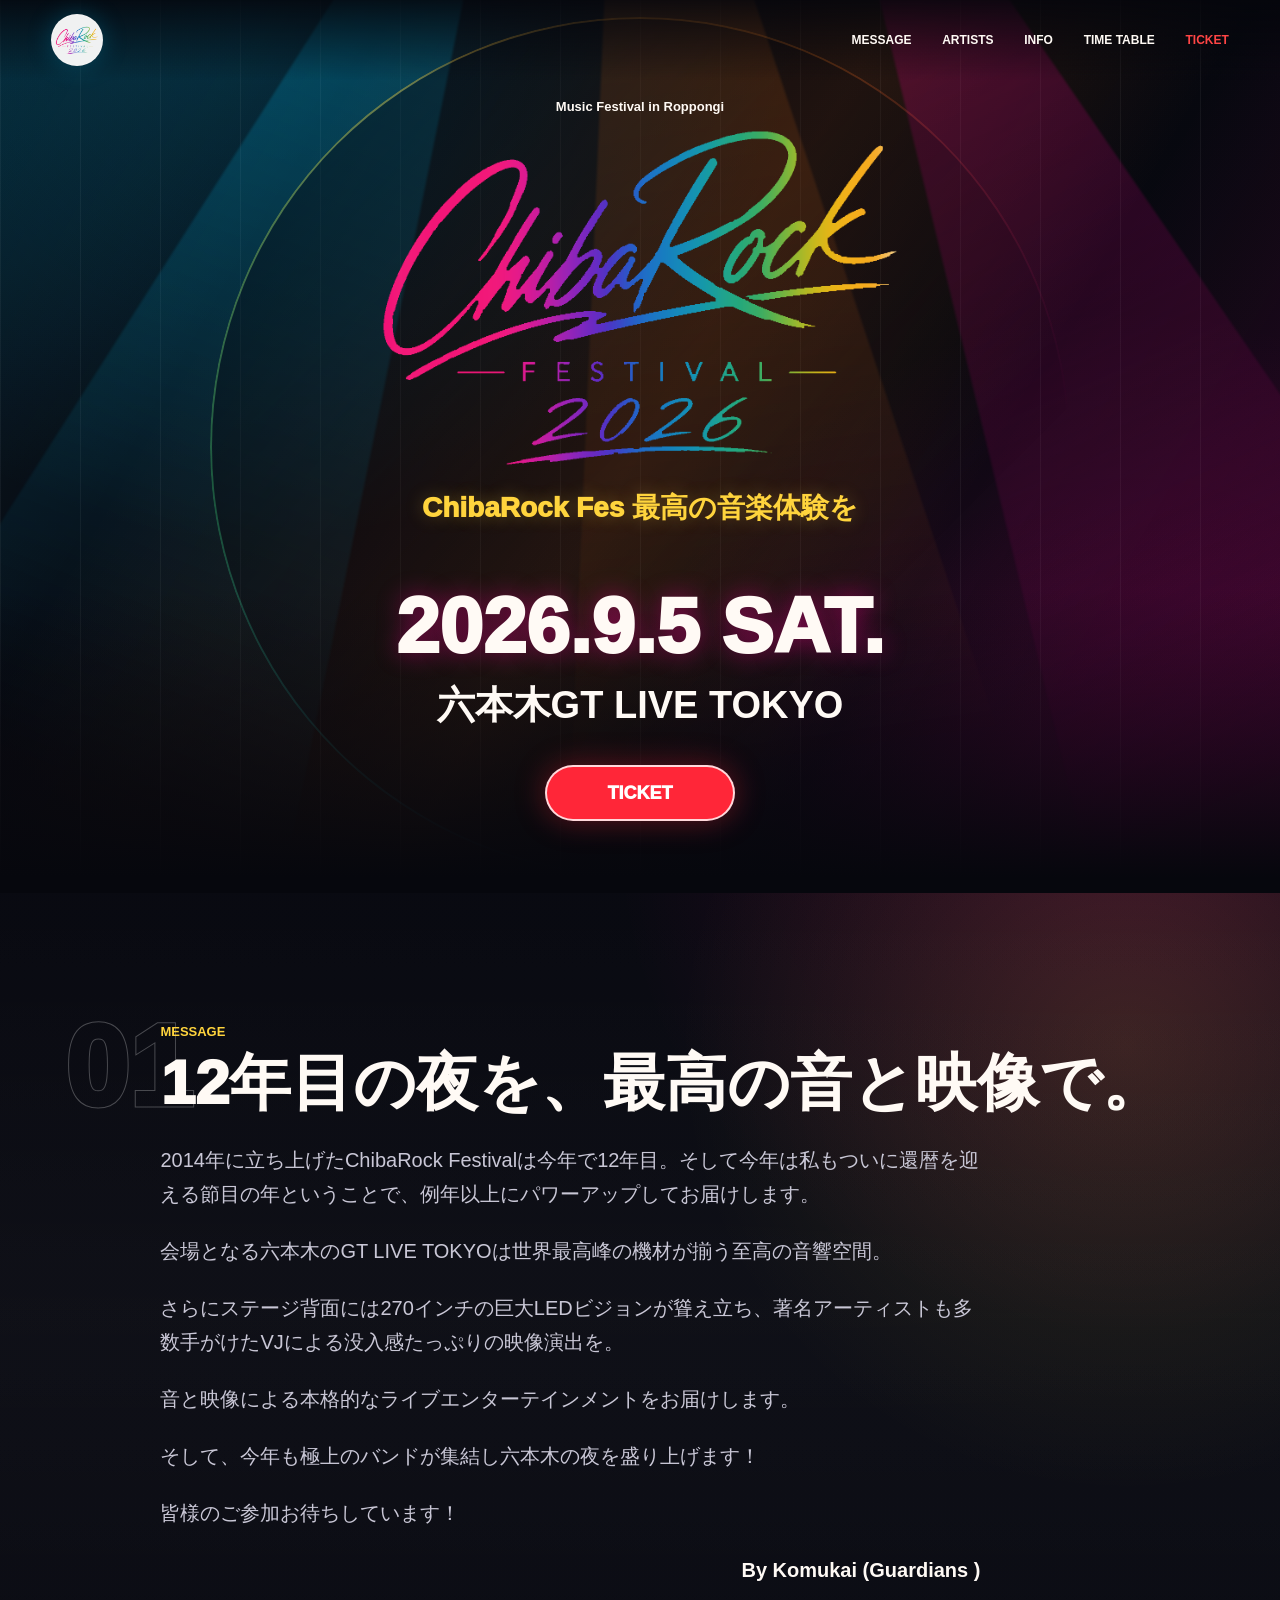
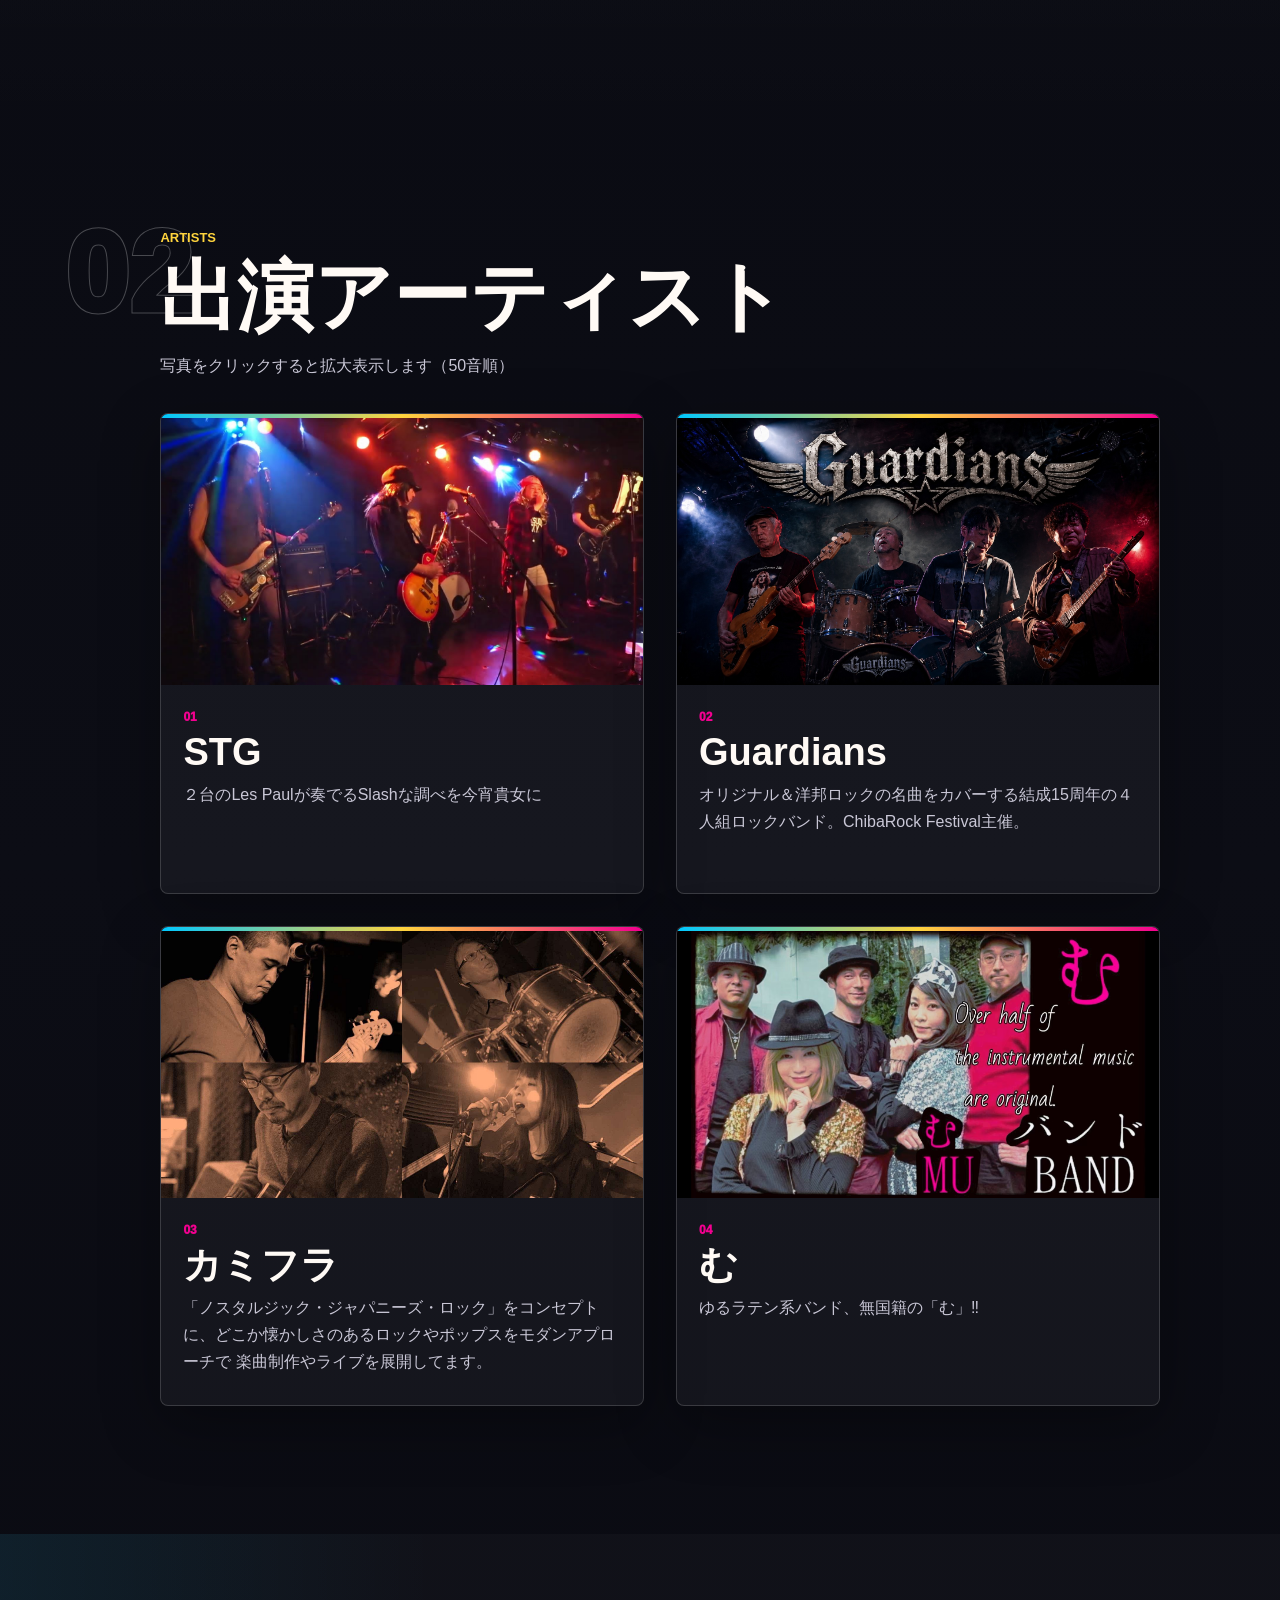
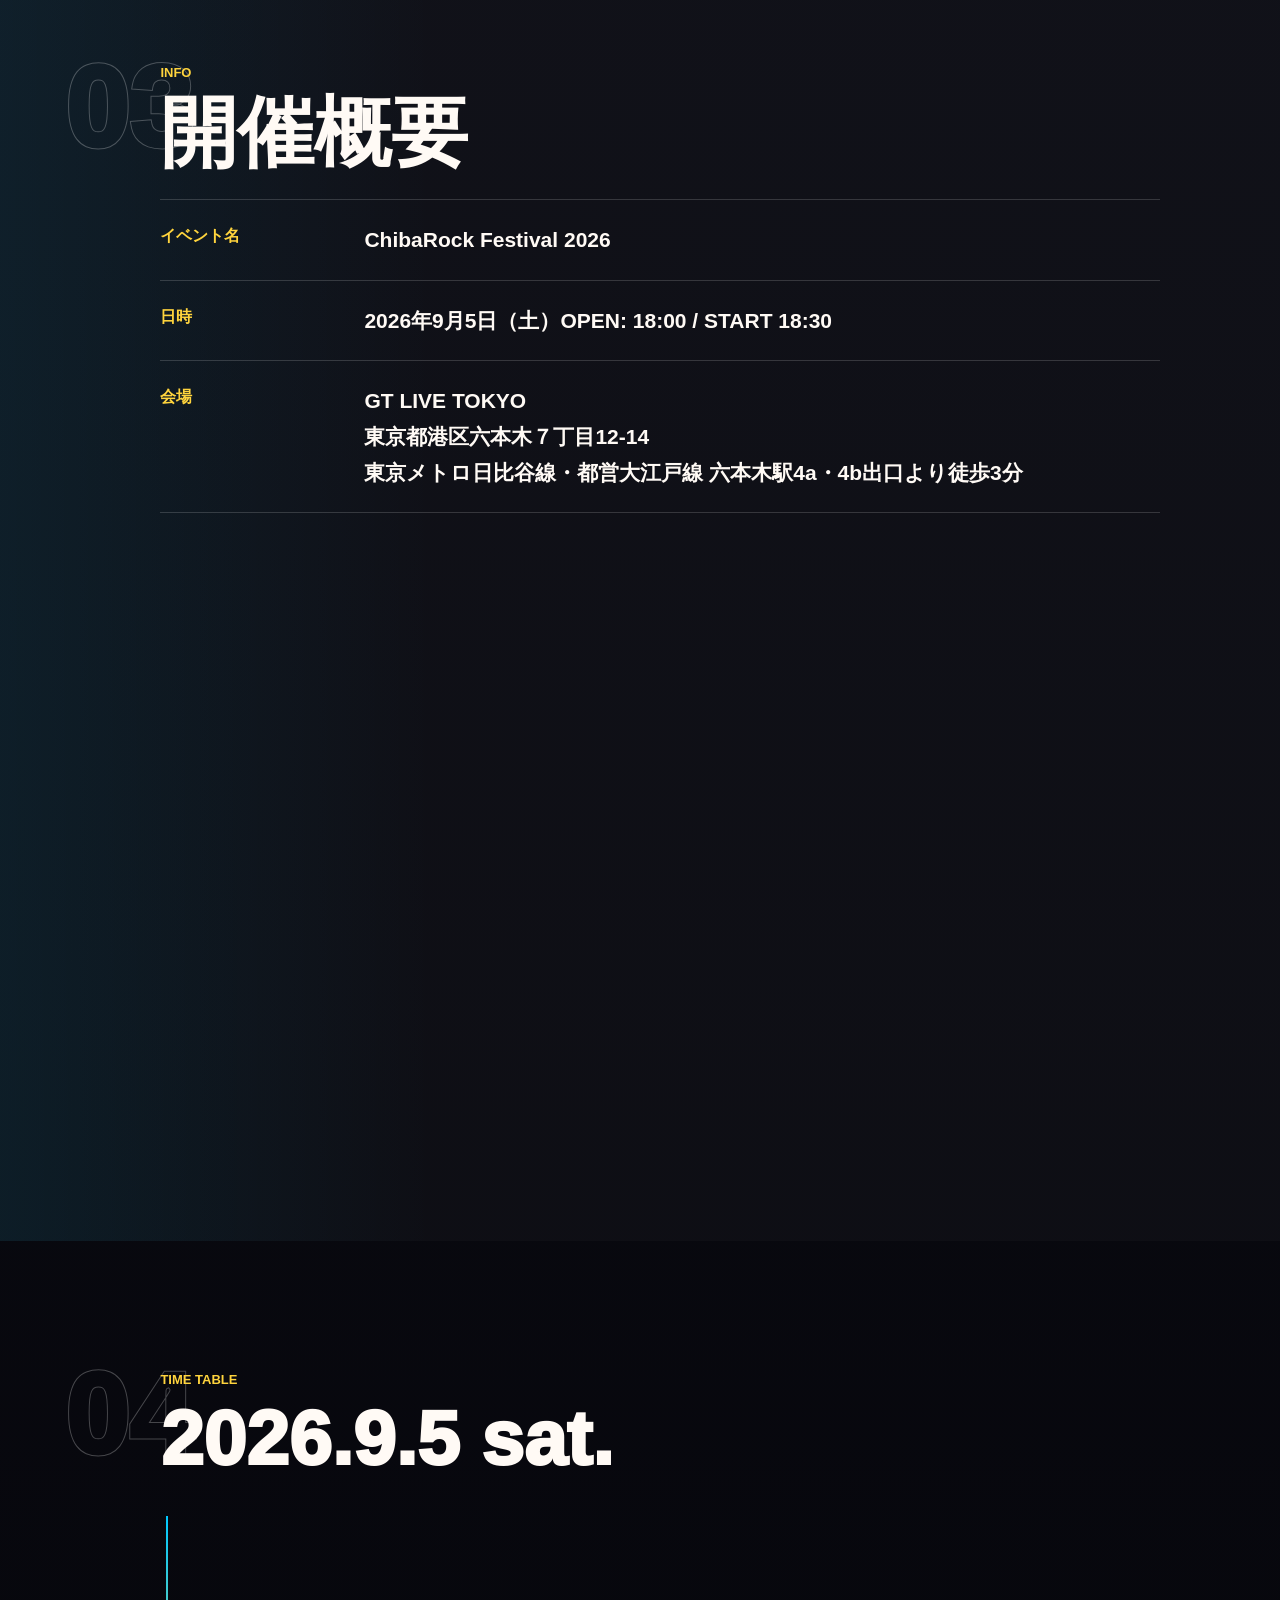
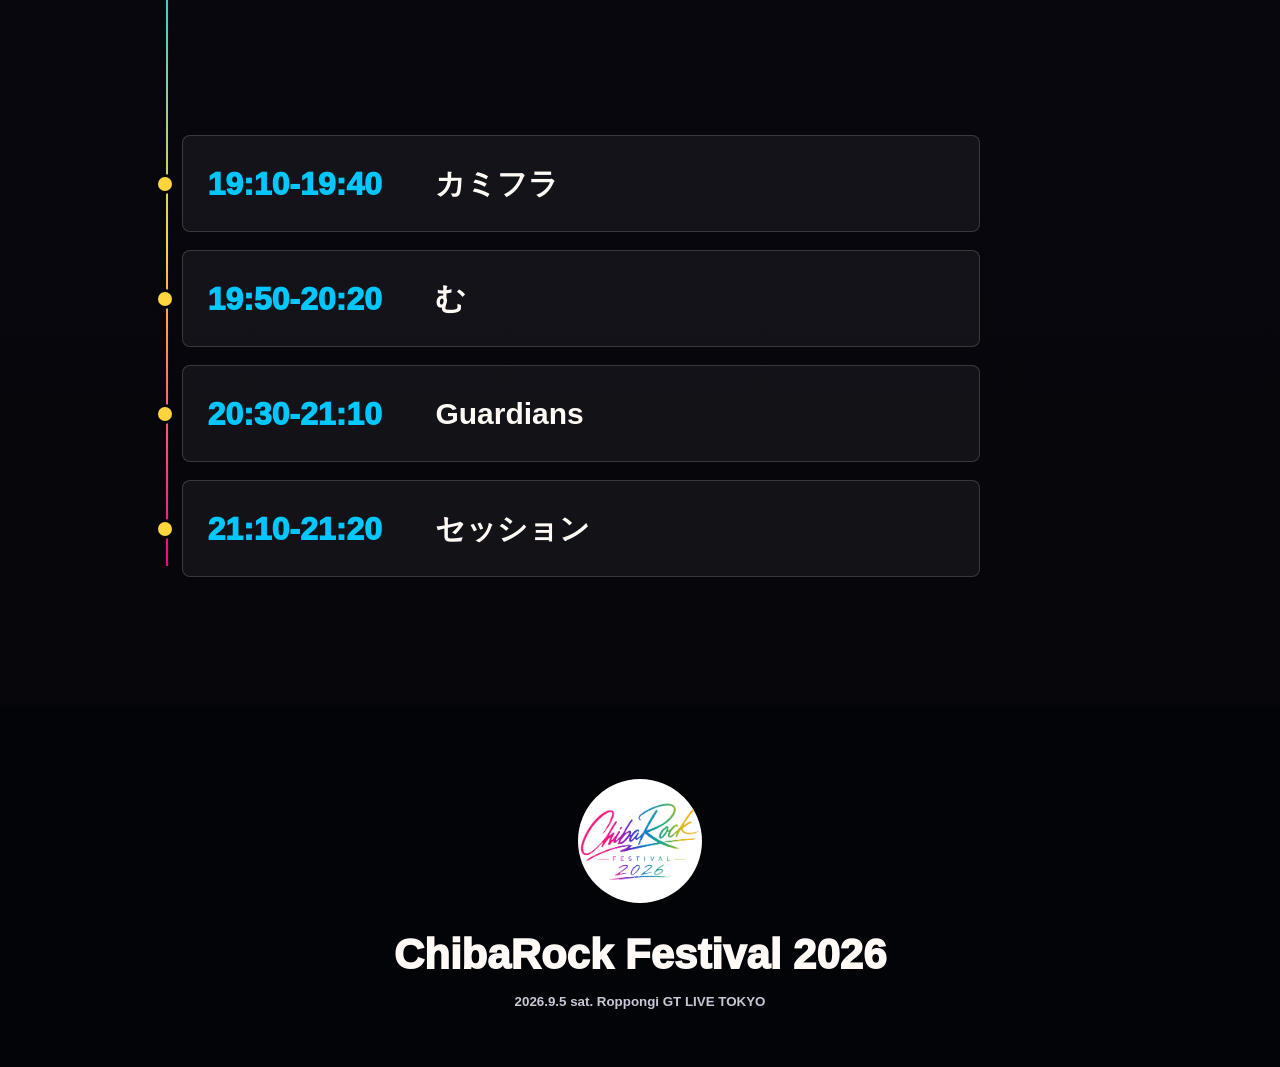
<file: index.html>
<!doctype html>
<html lang="ja">
  <head>
    <meta charset="utf-8">
    <meta name="viewport" content="width=device-width, initial-scale=1">
    <title>ChibaRock Festival 2026</title>
    <meta name="description" content="ChibaRock Festival 2026は2026年9月5日（土）六本木GT LIVE TOKYOで開催。STG、Guardians、カミフラ、むが出演。">
    <meta property="og:title" content="ChibaRock Festival 2026">
    <meta property="og:description" content="2026.9.5 sat. 六本木GT LIVE TOKYO">
    <meta property="og:type" content="website">
    <meta property="og:url" content="https://chibarockfes.com/">
    <meta property="og:image" content="https://chibarockfes.com/assets/ogp.png">
    <meta property="og:image:type" content="image/png">
    <meta property="og:image:width" content="2605">
    <meta property="og:image:height" content="1526">
    <meta property="og:image:alt" content="ChibaRock Festival 2026">
    <meta name="twitter:card" content="summary_large_image">
    <meta name="twitter:title" content="ChibaRock Festival 2026">
    <meta name="twitter:description" content="2026.9.5 sat. 六本木GT LIVE TOKYO">
    <meta name="twitter:image" content="https://chibarockfes.com/assets/ogp.png">
    <link rel="icon" href="assets/logo-mark.png">
    <link rel="stylesheet" href="styles.css?v=20260610-cropped-logo">
  </head>
  <body>
    <header class="site-header" aria-label="サイトナビゲーション">
      <a class="header-brand" href="#top" aria-label="ChibaRock Festival 2026 home">
        <img src="assets/chibarock-hero-logo-smooth.png" alt="" width="48" height="48">
      </a>
      <button class="menu-toggle" type="button" aria-controls="main-nav" aria-expanded="false" aria-label="メニューを開く">
        <span></span>
        <span></span>
        <span></span>
      </button>
      <nav id="main-nav" class="nav-links" aria-label="メインナビゲーション">
        <a href="#message">MESSAGE</a>
        <a href="#artists">ARTISTS</a>
        <a href="#info">INFO</a>
        <a href="#timetable">TIME TABLE</a>
        <a class="nav-ticket" href="https://teket.jp/18814/72420" target="_blank" rel="noopener noreferrer">TICKET</a>
      </nav>
    </header>

    <main id="top">
      <section class="hero" aria-labelledby="hero-title">
        <div class="hero-lights" aria-hidden="true">
          <span class="beam beam-blue"></span>
          <span class="beam beam-orange"></span>
          <span class="beam beam-pink"></span>
        </div>
        <div class="hero-ring" aria-hidden="true"></div>
        <div class="hero-inner">
          <p class="hero-kicker">Music Festival in Roppongi</p>
          <h1 id="hero-title" class="hero-logo">
            <img src="assets/chibarock-hero-logo-smooth-cropped.png" alt="ChibaRock Festival 2026">
          </h1>
          <p class="hero-tagline">ChibaRock Fes 最高の音楽体験を</p>
          <p class="hero-date">2026.9.5 sat.</p>
          <p class="hero-place">六本木GT LIVE TOKYO</p>
          <a class="ticket-button" href="https://teket.jp/18814/72420" target="_blank" rel="noopener noreferrer">TICKET</a>
        </div>
      </section>

      <section id="message" class="section message-section">
        <div class="section-label">01</div>
        <div class="section-content narrow">
          <p class="eyebrow">MESSAGE</p>
          <h2>12年目の夜を、最高の音と映像で。</h2>
          <div class="message-copy">
            <p>2014年に立ち上げたChibaRock Festivalは今年で12年目。そして今年は私もついに還暦を迎える節目の年ということで、例年以上にパワーアップしてお届けします。</p>
            <p>会場となる六本木のGT LIVE TOKYOは世界最高峰の機材が揃う至高の音響空間。</p>
            <p>さらにステージ背面には270インチの巨大LEDビジョンが聳え立ち、著名アーティストも多数手がけたVJによる没入感たっぷりの映像演出を。</p>
            <p>音と映像による本格的なライブエンターテインメントをお届けします。</p>
            <p>そして、今年も極上のバンドが集結し六本木の夜を盛り上げます！</p>
            <p>皆様のご参加お待ちしています！</p>
            <p class="message-signature">By Komukai (Guardians )</p>
          </div>
        </div>
      </section>

      <section id="artists" class="section artists-section">
        <div class="section-label">02</div>
        <div class="section-content">
          <p class="eyebrow">ARTISTS</p>
          <h2>出演アーティスト</h2>
          <p class="section-note">写真をクリックすると拡大表示します（50音順）</p>
          <div class="artist-grid">
            <article class="artist-card">
              <button class="artist-photo" type="button" data-artist="STG" data-image="assets/artist-stg.jpg" data-copy="２台のLes Paulが奏でるSlashな調べを今宵貴女に">
                <img src="assets/artist-stg.jpg" alt="STGのライブ写真" loading="lazy">
              </button>
              <div class="artist-body">
                <p class="artist-number">01</p>
                <h3>STG</h3>
                <p>２台のLes Paulが奏でるSlashな調べを今宵貴女に</p>
              </div>
            </article>

            <article class="artist-card">
              <button class="artist-photo" type="button" data-artist="Guardians" data-image="assets/artist-guardians.jpg" data-copy="オリジナル＆洋邦ロックの名曲をカバーする結成15周年の４人組ロックバンド。ChibaRock Festival主催。">
                <img src="assets/artist-guardians.jpg" alt="Guardiansのアーティスト写真" loading="lazy">
              </button>
              <div class="artist-body">
                <p class="artist-number">02</p>
                <h3>Guardians</h3>
                <p>オリジナル＆洋邦ロックの名曲をカバーする結成15周年の４人組ロックバンド。ChibaRock Festival主催。</p>
              </div>
            </article>

            <article class="artist-card">
              <button class="artist-photo" type="button" data-artist="カミフラ" data-image="assets/artist-kamifura.jpeg" data-copy="「ノスタルジック・ジャパニーズ・ロック」をコンセプトに、どこか懐かしさのあるロックやポップスをモダンアプローチで 楽曲制作やライブを展開してます。">
                <img src="assets/artist-kamifura.jpeg" alt="カミフラのアーティスト写真" loading="lazy">
              </button>
              <div class="artist-body">
                <p class="artist-number">03</p>
                <h3>カミフラ</h3>
                <p>「ノスタルジック・ジャパニーズ・ロック」をコンセプトに、どこか懐かしさのあるロックやポップスをモダンアプローチで 楽曲制作やライブを展開してます。</p>
              </div>
            </article>

            <article class="artist-card">
              <button class="artist-photo" type="button" data-artist="む" data-image="assets/artist-mu.jpg" data-copy="ゆるラテン系バンド、無国籍の「む」‼️">
                <img src="assets/artist-mu.jpg" alt="むのアーティスト写真" loading="lazy">
              </button>
              <div class="artist-body">
                <p class="artist-number">04</p>
                <h3>む</h3>
                <p>ゆるラテン系バンド、無国籍の「む」‼️</p>
              </div>
            </article>
          </div>
        </div>
      </section>

      <section id="info" class="section info-section">
        <div class="section-label">03</div>
        <div class="section-content">
          <p class="eyebrow">INFO</p>
          <h2>開催概要</h2>
          <dl class="info-list">
            <div>
              <dt>イベント名</dt>
              <dd>ChibaRock Festival 2026</dd>
            </div>
            <div>
              <dt>日時</dt>
              <dd>2026年9月5日（土）OPEN: 18:00 / START 18:30</dd>
            </div>
            <div>
              <dt>会場</dt>
              <dd>GT LIVE TOKYO<br>東京都港区六本木７丁目12-14<br>東京メトロ日比谷線・都営大江戸線 六本木駅4a・4b出口より徒歩3分</dd>
            </div>
            <div>
              <dt>出演</dt>
              <dd>STG / Guardians / カミフラ / む <span>※最後にセッション有</span></dd>
            </div>
            <div id="ticket">
              <dt>チケット</dt>
              <dd>
                <span>前売り券レギュラー1,300円（税込）他 1ドリンク代別途（700円）</span>
                <small class="ticket-note">※当日券1,500円（税込）</small>
              </dd>
            </div>
          </dl>
          <div class="venue-media">
            <figure class="venue-photo">
              <img src="assets/venue-gt-live.webp" alt="GT LIVE TOKYOの会場写真" loading="lazy">
              <figcaption>Photo: GT LIVE TOKYO</figcaption>
            </figure>
            <div class="venue-map" aria-label="GT LIVE TOKYOの地図">
              <iframe
                title="GT LIVE TOKYO Google Map"
                src="https://www.google.com/maps?q=%E6%9D%B1%E4%BA%AC%E9%83%BD%E6%B8%AF%E5%8C%BA%E5%85%AD%E6%9C%AC%E6%9C%A87%E4%B8%81%E7%9B%AE12-14%20GT%20LIVE%20TOKYO&output=embed"
                loading="lazy"
                referrerpolicy="no-referrer-when-downgrade"></iframe>
            </div>
          </div>
        </div>
      </section>

      <section id="timetable" class="section timetable-section">
        <div class="section-label">04</div>
        <div class="section-content">
          <p class="eyebrow">TIME TABLE</p>
          <h2>2026.9.5 sat.</h2>
          <ol class="timeline">
            <li>
              <time>18:00</time>
              <span>開場</span>
            </li>
            <li>
              <time>18:30-19:00</time>
              <span>STG</span>
            </li>
            <li>
              <time>19:10-19:40</time>
              <span>カミフラ</span>
            </li>
            <li>
              <time>19:50-20:20</time>
              <span>む</span>
            </li>
            <li>
              <time>20:30-21:10</time>
              <span>Guardians</span>
            </li>
            <li>
              <time>21:10-21:20</time>
              <span>セッション</span>
            </li>
          </ol>
        </div>
      </section>
    </main>

    <footer class="site-footer">
      <img src="assets/chibarock-hero-logo-smooth.png" alt="" width="88" height="88" loading="lazy">
      <p>ChibaRock Festival 2026</p>
      <small>2026.9.5 sat. Roppongi GT LIVE TOKYO</small>
    </footer>

    <div class="modal" id="artist-modal" aria-hidden="true" role="dialog" aria-modal="true" aria-labelledby="modal-title">
      <button class="modal-close" type="button" aria-label="閉じる">×</button>
      <div class="modal-panel" role="document">
        <img class="modal-image" src="assets/artist-stg.jpg" alt="">
        <div class="modal-copy">
          <p class="eyebrow">ARTIST PROFILE</p>
          <h2 id="modal-title">STG</h2>
          <p id="modal-description"></p>
        </div>
      </div>
    </div>

    <script src="script.js?v=20260611-reveal-timing"></script>
  </body>
</html>
</file>
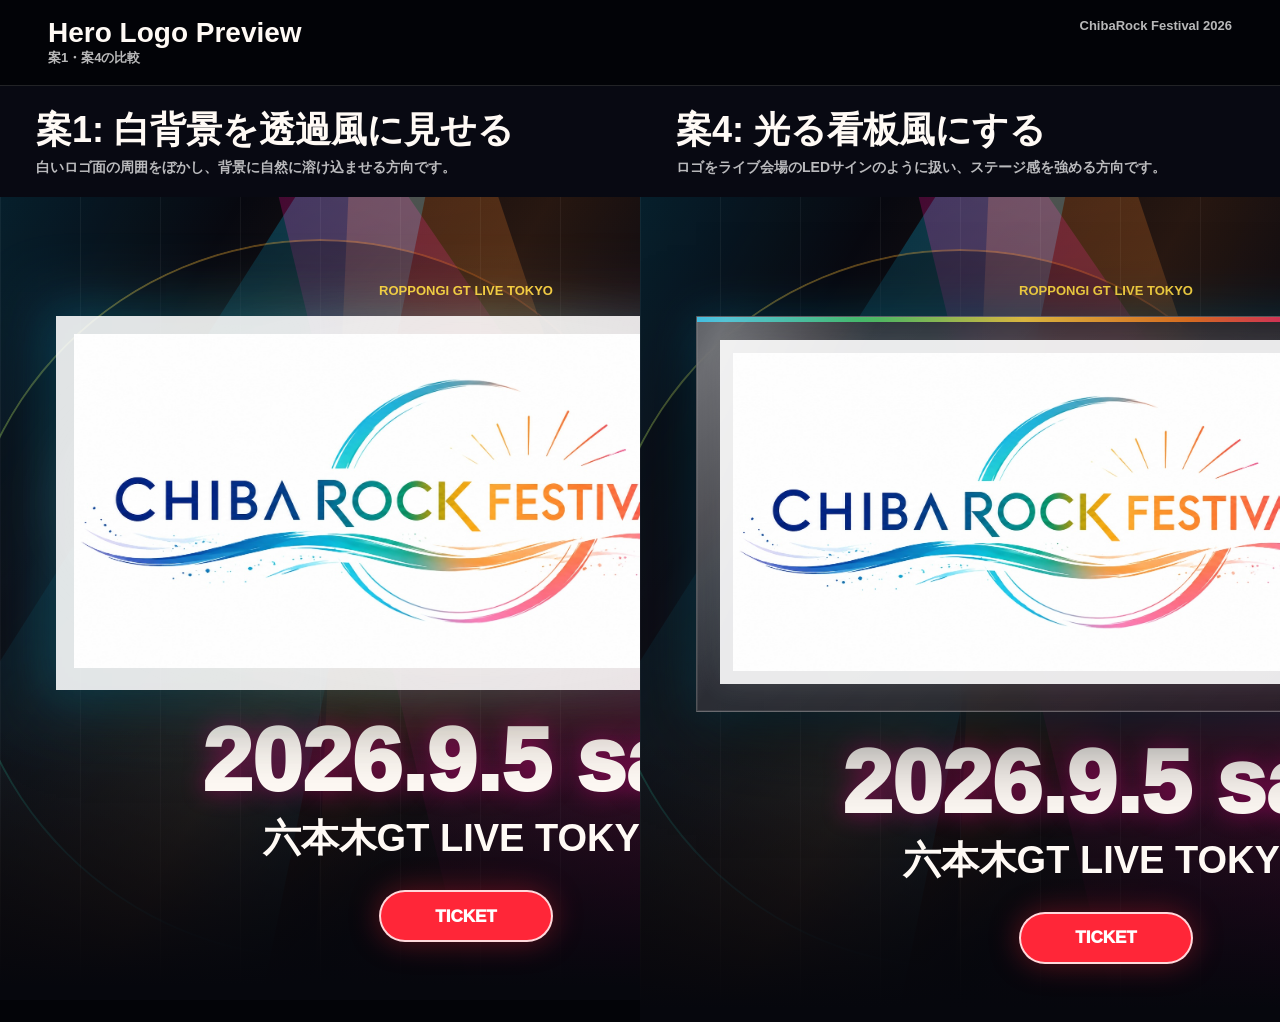
<file: logo-preview.html>
<!doctype html>
<html lang="ja">
  <head>
    <meta charset="utf-8">
    <meta name="viewport" content="width=device-width, initial-scale=1">
    <title>Hero Logo Preview | ChibaRock Festival 2026</title>
    <link rel="icon" href="assets/logo-mark.png">
    <style>
      :root {
        color-scheme: dark;
        --bg: #06070d;
        --text: #fffaf5;
        --cyan: #00c8ff;
        --green: #42d66f;
        --yellow: #ffd43d;
        --orange: #ff7a1a;
        --pink: #f30090;
        --violet: #8a28ff;
      }

      * {
        box-sizing: border-box;
      }

      body {
        margin: 0;
        background: #030408;
        color: var(--text);
        font-family: Arial, "Hiragino Kaku Gothic ProN", "Yu Gothic", Meiryo, sans-serif;
      }

      .preview-header {
        position: sticky;
        top: 0;
        z-index: 10;
        display: flex;
        justify-content: space-between;
        gap: 16px;
        padding: 18px clamp(18px, 4vw, 48px);
        background: rgba(3, 4, 8, 0.86);
        backdrop-filter: blur(14px);
      }

      .preview-header h1,
      .preview-header p {
        margin: 0;
      }

      .preview-header h1 {
        font-size: clamp(18px, 2.6vw, 28px);
        line-height: 1.1;
      }

      .preview-header p {
        color: rgba(255, 255, 255, 0.72);
        font-size: 13px;
        font-weight: 800;
      }

      .preview-grid {
        display: grid;
        grid-template-columns: repeat(2, minmax(0, 1fr));
      }

      .preview-card {
        min-width: 0;
        border-top: 1px solid rgba(255, 255, 255, 0.12);
      }

      .preview-title {
        padding: 20px clamp(18px, 3vw, 36px);
        background: #080912;
      }

      .preview-title h2 {
        margin: 0 0 4px;
        font-size: clamp(22px, 3vw, 36px);
      }

      .preview-title p {
        margin: 0;
        color: rgba(255, 255, 255, 0.72);
        font-size: 14px;
        font-weight: 700;
      }

      .hero {
        position: relative;
        display: grid;
        min-height: 82svh;
        padding: 86px clamp(18px, 5vw, 56px) 58px;
        overflow: hidden;
        isolation: isolate;
        place-items: center;
      }

      .hero::before {
        position: absolute;
        inset: 0;
        z-index: -4;
        content: "";
        background:
          linear-gradient(120deg, rgba(0, 200, 255, 0.12), transparent 22%, rgba(255, 122, 26, 0.13) 50%, transparent 70%, rgba(243, 0, 144, 0.17)),
          repeating-linear-gradient(90deg, rgba(255, 255, 255, 0.05) 0 1px, transparent 1px 80px),
          linear-gradient(180deg, #07080f 0%, #10121c 48%, #05050a 100%);
      }

      .hero::after {
        position: absolute;
        inset: auto 0 0;
        z-index: -1;
        height: 34%;
        content: "";
        background: linear-gradient(0deg, var(--bg) 5%, transparent);
      }

      .beam {
        position: absolute;
        z-index: -3;
        width: 34vw;
        min-width: 260px;
        height: 110vh;
        clip-path: polygon(42% 0, 58% 0, 100% 100%, 0 100%);
        mix-blend-mode: screen;
        opacity: 0.28;
      }

      .beam-blue {
        top: -18vh;
        left: 1vw;
        background: linear-gradient(180deg, var(--cyan), transparent);
        transform: rotate(22deg);
      }

      .beam-orange {
        top: -24vh;
        left: 38%;
        background: linear-gradient(180deg, var(--orange), transparent);
        transform: rotate(-8deg);
      }

      .beam-pink {
        top: -18vh;
        right: -5vw;
        background: linear-gradient(180deg, var(--pink), transparent);
        transform: rotate(-24deg);
      }

      .hero-ring {
        position: absolute;
        z-index: -2;
        width: min(72vw, 720px);
        aspect-ratio: 1;
        border: 2px solid transparent;
        border-radius: 50%;
        background:
          linear-gradient(var(--bg), var(--bg)) padding-box,
          conic-gradient(from 205deg, var(--cyan), var(--green), var(--yellow), var(--orange), var(--pink), var(--violet), var(--cyan)) border-box;
        opacity: 0.46;
        mask-image: linear-gradient(135deg, black, transparent 73%);
      }

      .hero-inner {
        display: grid;
        width: min(100%, 880px);
        place-items: center;
        text-align: center;
      }

      .hero-kicker {
        margin: 0;
        color: var(--yellow);
        font-size: 13px;
        font-weight: 900;
      }

      .hero-date {
        margin: 20px 0 0;
        font-size: clamp(38px, 7vw, 92px);
        font-weight: 950;
        line-height: 0.95;
        text-shadow: 0 0 24px rgba(243, 0, 144, 0.45);
      }

      .hero-place {
        margin: 10px 0 0;
        font-size: clamp(19px, 3vw, 38px);
        font-weight: 900;
      }

      .ticket-button {
        display: inline-grid;
        min-width: 174px;
        min-height: 52px;
        margin-top: 26px;
        padding: 12px 30px;
        border: 2px solid rgba(255, 255, 255, 0.82);
        border-radius: 999px;
        background: #ff2638;
        color: #fff;
        box-shadow: 0 0 30px rgba(255, 38, 56, 0.35);
        font-size: 17px;
        font-weight: 950;
        line-height: 1;
        text-decoration: none;
        place-items: center;
      }

      .logo-soft {
        position: relative;
        width: min(94vw, 820px);
        margin: 18px 0 8px;
        padding: clamp(10px, 1.4vw, 18px);
        background: rgba(255, 255, 255, 0.88);
        box-shadow:
          0 26px 72px rgba(0, 0, 0, 0.44),
          0 0 46px rgba(0, 200, 255, 0.18);
        isolation: isolate;
      }

      .logo-soft::before,
      .logo-soft::after {
        position: absolute;
        inset: -24px;
        z-index: -1;
        content: "";
        pointer-events: none;
      }

      .logo-soft::before {
        background: radial-gradient(ellipse at center, rgba(255, 255, 255, 0.72), rgba(255, 255, 255, 0.18) 45%, transparent 72%);
        filter: blur(18px);
      }

      .logo-soft::after {
        background: linear-gradient(90deg, rgba(0, 200, 255, 0.22), rgba(255, 212, 61, 0.18), rgba(243, 0, 144, 0.22));
        filter: blur(28px);
        opacity: 0.55;
        mix-blend-mode: screen;
      }

      .logo-soft img {
        width: 100%;
        height: auto;
        mix-blend-mode: normal;
      }

      .logo-signboard {
        position: relative;
        width: min(94vw, 820px);
        margin: 18px 0 8px;
        padding: clamp(14px, 1.8vw, 24px);
        border: 1px solid rgba(255, 255, 255, 0.26);
        background:
          linear-gradient(135deg, rgba(255, 255, 255, 0.18), rgba(255, 255, 255, 0.05)),
          rgba(7, 8, 15, 0.72);
        box-shadow:
          inset 0 0 0 1px rgba(255, 255, 255, 0.08),
          0 26px 80px rgba(0, 0, 0, 0.58),
          0 0 44px rgba(0, 200, 255, 0.24);
        backdrop-filter: blur(14px) saturate(1.35);
        overflow: hidden;
      }

      .logo-signboard::before {
        position: absolute;
        inset: 0;
        content: "";
        background:
          linear-gradient(90deg, var(--cyan), var(--green), var(--yellow), var(--orange), var(--pink), var(--violet));
        opacity: 0.8;
        height: 5px;
      }

      .logo-signboard::after {
        position: absolute;
        inset: -40%;
        content: "";
        background: linear-gradient(115deg, transparent 35%, rgba(255, 255, 255, 0.28), transparent 52%);
        transform: translateX(-24%);
      }

      .logo-signboard img {
        position: relative;
        z-index: 1;
        width: 100%;
        height: auto;
        padding: clamp(8px, 1vw, 14px);
        background: rgba(255, 255, 255, 0.9);
        box-shadow: 0 0 28px rgba(255, 255, 255, 0.12);
      }

      @media (max-width: 980px) {
        .preview-grid {
          grid-template-columns: 1fr;
        }
      }
    </style>
  </head>
  <body>
    <header class="preview-header">
      <div>
        <h1>Hero Logo Preview</h1>
        <p>案1・案4の比較</p>
      </div>
      <p>ChibaRock Festival 2026</p>
    </header>

    <main class="preview-grid">
      <section class="preview-card" aria-labelledby="idea-1">
        <div class="preview-title">
          <h2 id="idea-1">案1: 白背景を透過風に見せる</h2>
          <p>白いロゴ面の周囲をぼかし、背景に自然に溶け込ませる方向です。</p>
        </div>
        <div class="hero">
          <span class="beam beam-blue"></span>
          <span class="beam beam-orange"></span>
          <span class="beam beam-pink"></span>
          <div class="hero-ring" aria-hidden="true"></div>
          <div class="hero-inner">
            <p class="hero-kicker">ROPPONGI GT LIVE TOKYO</p>
            <div class="logo-soft">
              <img src="assets/logo-main.jpg" alt="ChibaRock Festival 2026">
            </div>
            <p class="hero-date">2026.9.5 sat.</p>
            <p class="hero-place">六本木GT LIVE TOKYO</p>
            <a class="ticket-button" href="index.html#ticket">TICKET</a>
          </div>
        </div>
      </section>

      <section class="preview-card" aria-labelledby="idea-4">
        <div class="preview-title">
          <h2 id="idea-4">案4: 光る看板風にする</h2>
          <p>ロゴをライブ会場のLEDサインのように扱い、ステージ感を強める方向です。</p>
        </div>
        <div class="hero">
          <span class="beam beam-blue"></span>
          <span class="beam beam-orange"></span>
          <span class="beam beam-pink"></span>
          <div class="hero-ring" aria-hidden="true"></div>
          <div class="hero-inner">
            <p class="hero-kicker">ROPPONGI GT LIVE TOKYO</p>
            <div class="logo-signboard">
              <img src="assets/logo-main.jpg" alt="ChibaRock Festival 2026">
            </div>
            <p class="hero-date">2026.9.5 sat.</p>
            <p class="hero-place">六本木GT LIVE TOKYO</p>
            <a class="ticket-button" href="index.html#ticket">TICKET</a>
          </div>
        </div>
      </section>
    </main>
  </body>
</html>
</file>
<file: styles.css>
:root {
  color-scheme: dark;
  --bg: #06070d;
  --bg-soft: #10121c;
  --text: #fffaf5;
  --muted: #c9c7d6;
  --line: rgba(255, 255, 255, 0.16);
  --cyan: #00c8ff;
  --green: #42d66f;
  --yellow: #ffd43d;
  --orange: #ff7a1a;
  --pink: #f30090;
  --violet: #8a28ff;
  --max: 1160px;
}

* {
  box-sizing: border-box;
}

html {
  scroll-behavior: smooth;
}

body {
  margin: 0;
  background:
    radial-gradient(circle at 20% 0%, rgba(0, 200, 255, 0.18), transparent 34rem),
    radial-gradient(circle at 88% 14%, rgba(243, 0, 144, 0.17), transparent 32rem),
    linear-gradient(180deg, #07080f 0%, #0c0d15 42%, #05050a 100%);
  color: var(--text);
  font-family: "Arial", "Hiragino Kaku Gothic ProN", "Yu Gothic", Meiryo, sans-serif;
  line-height: 1.7;
  overflow-x: hidden;
}

body.modal-open {
  overflow: hidden;
}

img {
  display: block;
  max-width: 100%;
}

a {
  color: inherit;
}

.site-header {
  position: fixed;
  top: 0;
  left: 0;
  z-index: 20;
  display: flex;
  align-items: center;
  justify-content: space-between;
  width: 100%;
  padding: 14px clamp(18px, 4vw, 56px);
  background: linear-gradient(180deg, rgba(5, 6, 12, 0.86), rgba(5, 6, 12, 0));
  pointer-events: none;
}

.header-brand,
.nav-links a,
.menu-toggle {
  pointer-events: auto;
}

.header-brand {
  display: grid;
  overflow: hidden;
  place-items: center;
  width: 52px;
  height: 52px;
  border: 1px solid rgba(255, 255, 255, 0.2);
  border-radius: 50%;
  background: rgba(255, 255, 255, 0.94);
  box-shadow: 0 0 26px rgba(0, 200, 255, 0.22);
}

.header-brand img {
  width: 88%;
  height: 88%;
  border-radius: 50%;
  object-fit: contain;
}

.nav-links {
  display: flex;
  gap: clamp(12px, 2.4vw, 34px);
  align-items: center;
  min-height: 44px;
}

.nav-links a {
  position: relative;
  font-size: 12px;
  font-weight: 900;
  letter-spacing: 0;
  text-decoration: none;
}

.nav-links a::after {
  position: absolute;
  right: 0;
  bottom: -7px;
  left: 0;
  height: 2px;
  content: "";
  background: linear-gradient(90deg, var(--cyan), var(--yellow), var(--pink));
  transform: scaleX(0);
  transform-origin: left;
  transition: transform 180ms ease;
}

.nav-links a:hover::after,
.nav-links a:focus-visible::after {
  transform: scaleX(1);
}

.nav-links .nav-ticket {
  color: #ff4545;
}

.nav-links .nav-ticket::after {
  background: #ff4545;
}

.menu-toggle {
  display: none;
  align-items: center;
  justify-content: center;
  flex-direction: column;
  width: 44px;
  height: 44px;
  padding: 0;
  border: 1px solid rgba(255, 255, 255, 0.24);
  border-radius: 50%;
  background: rgba(5, 6, 12, 0.72);
  cursor: pointer;
}

.menu-toggle span {
  display: block;
  width: 20px;
  height: 2px;
  margin: 3px 0;
  border-radius: 999px;
  background: var(--text);
  transition: transform 180ms ease, opacity 180ms ease;
}

.site-header.is-menu-open .menu-toggle span:nth-child(1) {
  transform: translateY(8px) rotate(45deg);
}

.site-header.is-menu-open .menu-toggle span:nth-child(2) {
  opacity: 0;
}

.site-header.is-menu-open .menu-toggle span:nth-child(3) {
  transform: translateY(-8px) rotate(-45deg);
}

.hero {
  position: relative;
  display: grid;
  min-height: 94svh;
  padding: 96px clamp(18px, 5vw, 72px) 72px;
  overflow: hidden;
  isolation: isolate;
  place-items: center;
}

.hero::before {
  position: absolute;
  inset: 0;
  z-index: -4;
  content: "";
  background:
    linear-gradient(120deg, rgba(0, 200, 255, 0.12), transparent 22%, rgba(255, 122, 26, 0.13) 50%, transparent 70%, rgba(243, 0, 144, 0.17)),
    repeating-linear-gradient(90deg, rgba(255, 255, 255, 0.05) 0 1px, transparent 1px 80px);
}

.hero::after {
  position: absolute;
  inset: auto 0 0;
  z-index: -1;
  height: 34%;
  content: "";
  background: linear-gradient(0deg, var(--bg) 5%, transparent);
}

.hero-lights {
  position: absolute;
  inset: 0;
  z-index: -3;
  filter: blur(1px);
  opacity: 0.9;
}

.beam {
  position: absolute;
  width: 34vw;
  min-width: 300px;
  height: 110vh;
  clip-path: polygon(42% 0, 58% 0, 100% 100%, 0 100%);
  mix-blend-mode: screen;
  opacity: 0.28;
}

.beam-blue {
  top: -18vh;
  left: 4vw;
  background: linear-gradient(180deg, var(--cyan), transparent);
  transform: rotate(22deg);
}

.beam-orange {
  top: -24vh;
  left: 39vw;
  background: linear-gradient(180deg, var(--orange), transparent);
  transform: rotate(-8deg);
}

.beam-pink {
  top: -18vh;
  right: -2vw;
  background: linear-gradient(180deg, var(--pink), transparent);
  transform: rotate(-24deg);
}

.hero-ring {
  position: absolute;
  z-index: -2;
  width: min(72vw, 860px);
  aspect-ratio: 1;
  border: 2px solid transparent;
  border-radius: 50%;
  background:
    linear-gradient(var(--bg), var(--bg)) padding-box,
    conic-gradient(from 205deg, var(--cyan), var(--green), var(--yellow), var(--orange), var(--pink), var(--violet), var(--cyan)) border-box;
  opacity: 0.5;
  mask-image: linear-gradient(135deg, black, transparent 73%);
}

.hero-inner {
  display: grid;
  width: min(100%, 1040px);
  place-items: center;
  text-align: center;
}

.hero-kicker,
.eyebrow {
  margin: 0;
  color: var(--yellow);
  font-size: 13px;
  font-weight: 900;
  letter-spacing: 0;
  text-transform: uppercase;
}

.hero-kicker {
  color: var(--text);
  text-transform: none;
}

.hero-logo {
  width: min(65vw, 520px);
  margin: 10px 0 22px;
  padding: 0;
  border: 0;
  background: transparent;
  box-shadow: none;
}

.hero-logo img {
  width: 100%;
  height: auto;
}

.hero-tagline {
  max-width: min(92vw, 760px);
  margin: 0 0 64px;
  color: var(--yellow);
  font-size: clamp(16px, 2.3vw, 28px);
  font-weight: 950;
  line-height: 1.25;
  text-align: center;
  text-shadow: 0 0 18px rgba(255, 212, 61, 0.28);
}

.hero-date {
  margin: 0;
  font-size: clamp(34px, 6.4vw, 78px);
  font-weight: 950;
  line-height: 0.95;
  text-transform: uppercase;
  text-shadow: 0 0 24px rgba(243, 0, 144, 0.45);
}

.hero-place {
  margin: 10px 0 0;
  font-size: clamp(17px, 3.2vw, 38px);
  font-weight: 900;
}

.ticket-button {
  display: inline-grid;
  min-width: 190px;
  min-height: 56px;
  margin-top: 28px;
  padding: 13px 34px;
  border: 2px solid rgba(255, 255, 255, 0.82);
  border-radius: 999px;
  background: #ff2638;
  color: #fff;
  box-shadow: 0 0 30px rgba(255, 38, 56, 0.35);
  font-size: 18px;
  font-weight: 950;
  line-height: 1;
  text-decoration: none;
  transition: background 180ms ease, border-color 180ms ease, color 180ms ease, transform 180ms ease, box-shadow 180ms ease;
  place-items: center;
}

.ticket-button:hover,
.ticket-button:focus-visible {
  border-color: var(--yellow);
  background: var(--yellow);
  color: #111018;
  box-shadow: 0 0 34px rgba(255, 212, 61, 0.5);
  transform: translateY(-3px);
}

.section {
  position: relative;
  display: grid;
  grid-template-columns: minmax(58px, 0.25fr) minmax(0, var(--max)) minmax(18px, 1fr);
  gap: clamp(14px, 3vw, 42px);
  padding: clamp(76px, 10vw, 140px) clamp(18px, 5vw, 64px);
}

.artists-section {
  padding-top: clamp(53px, 7vw, 98px);
}

.section-label {
  color: transparent;
  font-size: clamp(54px, 9vw, 120px);
  font-weight: 950;
  line-height: 0.8;
  -webkit-text-stroke: 1px rgba(255, 255, 255, 0.25);
}

.section-content {
  grid-column: 2;
}

.section-content.narrow {
  max-width: 900px;
}

.section h2 {
  margin: 8px 0 28px;
  font-size: clamp(34px, 6vw, 78px);
  font-weight: 950;
  line-height: 1.02;
}

.reveal {
  opacity: 0;
  transform: translateY(36px);
  transition: opacity 760ms ease, transform 760ms ease;
}

.reveal.is-visible {
  opacity: 1;
  transform: translateY(0);
}

.section-content.reveal {
  transition-delay: 80ms;
}

.message-section {
  background:
    linear-gradient(180deg, transparent, rgba(255, 255, 255, 0.025) 50%, transparent),
    radial-gradient(circle at 88% 18%, rgba(255, 212, 61, 0.12), transparent 28rem);
}

.message-section .section-content {
  max-width: 1040px;
}

.message-section h2 {
  font-size: clamp(34px, 5vw, 62px);
  white-space: nowrap;
}

.message-copy {
  max-width: 820px;
  color: var(--muted);
  font-size: clamp(16px, 2vw, 20px);
}

.message-copy p {
  margin: 0 0 1.15em;
}

.message-signature {
  color: var(--text);
  font-weight: 900;
  text-align: right;
}

.section-note {
  max-width: 680px;
  margin: -12px 0 34px;
  color: var(--muted);
}

.artist-grid {
  display: grid;
  grid-template-columns: repeat(2, minmax(0, 1fr));
  gap: clamp(18px, 3vw, 32px);
}

.artist-card {
  position: relative;
  overflow: hidden;
  border: 1px solid var(--line);
  border-radius: 8px;
  background: rgba(255, 255, 255, 0.045);
  box-shadow: 0 18px 60px rgba(0, 0, 0, 0.32);
}

.artist-card::before {
  position: absolute;
  inset: 0 0 auto;
  height: 4px;
  content: "";
  background: linear-gradient(90deg, var(--cyan), var(--yellow), var(--pink));
}

.artist-photo {
  display: block;
  width: 100%;
  padding: 0;
  border: 0;
  background: transparent;
  cursor: zoom-in;
}

.artist-photo img {
  width: 100%;
  aspect-ratio: 16 / 9;
  object-fit: cover;
  transition: transform 220ms ease, filter 220ms ease;
}

.artist-photo:hover img,
.artist-photo:focus-visible img {
  filter: saturate(1.12) contrast(1.04);
  transform: scale(1.035);
}

.artist-body {
  padding: 22px;
}

.artist-number {
  margin: 0 0 6px;
  color: var(--pink);
  font-size: 12px;
  font-weight: 950;
}

.artist-body h3 {
  margin: 0 0 8px;
  font-size: clamp(24px, 3vw, 38px);
  line-height: 1.05;
}

.artist-body p:last-child {
  min-height: 5.6em;
  margin: 0;
  color: var(--muted);
}

.info-section {
  background:
    linear-gradient(90deg, rgba(0, 200, 255, 0.08), transparent 34%),
    rgba(255, 255, 255, 0.025);
}

.info-list {
  display: grid;
  gap: 0;
  margin: 0;
  border-top: 1px solid var(--line);
}

.info-list div {
  display: grid;
  grid-template-columns: 180px minmax(0, 1fr);
  gap: 24px;
  padding: 22px 0;
  border-bottom: 1px solid var(--line);
}

.info-list dt {
  color: var(--yellow);
  font-weight: 900;
}

.info-list dd {
  margin: 0;
  color: var(--text);
  font-size: clamp(16px, 2vw, 21px);
  font-weight: 700;
}

.info-list span {
  color: var(--muted);
  font-size: 0.88em;
}

.ticket-note {
  display: block;
  margin-top: 6px;
  color: var(--muted);
  font-size: 0.78em;
  font-weight: 700;
}

.venue-media {
  display: grid;
  grid-template-columns: minmax(0, 1.05fr) minmax(0, 0.95fr);
  gap: clamp(18px, 3vw, 30px);
  margin-top: 34px;
}

.venue-photo,
.venue-map {
  overflow: hidden;
  min-height: 360px;
  margin: 0;
  border: 1px solid var(--line);
  border-radius: 8px;
  background: rgba(255, 255, 255, 0.045);
  box-shadow: 0 18px 60px rgba(0, 0, 0, 0.3);
}

.venue-photo {
  position: relative;
}

.venue-photo img {
  width: 100%;
  height: 100%;
  min-height: 360px;
  object-fit: cover;
}

.venue-photo figcaption {
  position: absolute;
  right: 14px;
  bottom: 10px;
  padding: 4px 9px;
  border-radius: 999px;
  background: rgba(0, 0, 0, 0.6);
  color: rgba(255, 255, 255, 0.82);
  font-size: 11px;
  font-weight: 800;
}

.venue-map iframe {
  width: 100%;
  height: 100%;
  min-height: 360px;
  border: 0;
  filter: saturate(1.08) contrast(1.05);
}

.timeline {
  position: relative;
  display: grid;
  gap: 18px;
  max-width: 820px;
  margin: 0;
  padding: 0 0 0 22px;
  list-style: none;
}

.timeline::before {
  position: absolute;
  top: 11px;
  bottom: 11px;
  left: 6px;
  width: 2px;
  content: "";
  background: linear-gradient(180deg, var(--cyan), var(--yellow), var(--pink));
}

.timeline li {
  position: relative;
  display: grid;
  grid-template-columns: 210px minmax(0, 1fr);
  gap: 18px;
  align-items: center;
  padding: 22px 24px;
  border: 1px solid var(--line);
  border-radius: 8px;
  background: rgba(255, 255, 255, 0.05);
}

.timeline li::before {
  position: absolute;
  top: 50%;
  left: -28px;
  width: 14px;
  height: 14px;
  content: "";
  border: 3px solid var(--bg);
  border-radius: 50%;
  background: var(--yellow);
  transform: translateY(-50%);
}

.timeline time {
  color: var(--cyan);
  font-size: clamp(20px, 3vw, 32px);
  font-weight: 950;
  line-height: 1;
}

.timeline span {
  font-size: clamp(18px, 2.4vw, 30px);
  font-weight: 900;
}

.site-footer {
  display: grid;
  place-items: center;
  padding: 74px 20px 54px;
  text-align: center;
  background: #030408;
}

.site-footer img {
  width: 124px;
  height: 124px;
  margin-bottom: 16px;
  object-fit: contain;
  border-radius: 50%;
  background: #fff;
}

.site-footer p {
  margin: 0;
  font-size: clamp(22px, 4vw, 42px);
  font-weight: 950;
}

.site-footer small {
  color: var(--muted);
  font-weight: 800;
}

.modal {
  position: fixed;
  inset: 0;
  z-index: 40;
  display: grid;
  padding: clamp(16px, 4vw, 48px);
  background: rgba(0, 0, 0, 0.82);
  opacity: 0;
  pointer-events: none;
  transition: opacity 160ms ease;
  place-items: center;
}

.modal.is-open {
  opacity: 1;
  pointer-events: auto;
}

.modal-panel {
  display: grid;
  grid-template-columns: minmax(0, 1.35fr) minmax(280px, 0.65fr);
  width: min(1120px, 100%);
  max-height: min(760px, 90svh);
  overflow: hidden;
  border: 1px solid var(--line);
  border-radius: 8px;
  background: #101118;
  box-shadow: 0 24px 90px rgba(0, 0, 0, 0.65);
}

.modal-image {
  width: 100%;
  height: 100%;
  min-height: 420px;
  object-fit: contain;
  background: #05050a;
}

.modal-copy {
  display: flex;
  flex-direction: column;
  justify-content: center;
  padding: clamp(24px, 4vw, 48px);
}

.modal-copy h2 {
  margin: 8px 0 18px;
  font-size: clamp(34px, 5vw, 68px);
  line-height: 1;
}

.modal-copy p:last-child {
  margin: 0;
  color: var(--muted);
  font-size: clamp(16px, 2vw, 20px);
}

.modal-close {
  position: absolute;
  top: 18px;
  right: 18px;
  z-index: 2;
  display: grid;
  width: 48px;
  height: 48px;
  padding: 0;
  border: 1px solid rgba(255, 255, 255, 0.24);
  border-radius: 50%;
  background: rgba(0, 0, 0, 0.55);
  color: var(--text);
  cursor: pointer;
  font-size: 34px;
  line-height: 1;
  place-items: center;
}

@media (max-width: 780px) {
  .site-header {
    padding: 10px 14px;
  }

  .header-brand {
    width: 44px;
    height: 44px;
  }

  .header-brand img {
    width: 34px;
    height: 34px;
  }

  .menu-toggle {
    display: flex;
  }

  .nav-links {
    position: absolute;
    top: 64px;
    right: 14px;
    display: flex;
    flex-direction: column;
    align-items: stretch;
    min-width: 220px;
    min-height: 0;
    gap: 0;
    padding: 12px;
    border: 1px solid rgba(255, 255, 255, 0.16);
    border-radius: 8px;
    background: rgba(6, 7, 13, 0.94);
    box-shadow: 0 18px 50px rgba(0, 0, 0, 0.42);
    opacity: 0;
    pointer-events: none;
    transform: translateY(-8px);
    transition: opacity 180ms ease, transform 180ms ease;
  }

  .nav-links a {
    padding: 10px 8px;
    font-size: 13px;
    text-align: right;
  }

  .site-header.is-menu-open .nav-links {
    opacity: 1;
    pointer-events: auto;
    transform: translateY(0);
  }

  .hero {
    min-height: 92svh;
    padding-top: 88px;
  }

  .hero-logo {
    margin-top: 14px;
    width: min(90vw, 410px);
  }

  .hero-tagline {
    margin-bottom: 56px;
    font-size: 16px;
  }

  .section {
    display: block;
    padding: 74px 18px;
  }

  .artists-section {
    padding-top: 52px;
  }

  .section-label {
    margin-bottom: 18px;
    font-size: 48px;
  }

  .message-section h2 {
    white-space: normal;
  }

  .artist-grid {
    grid-template-columns: 1fr;
  }

  .artist-body p:last-child {
    min-height: 0;
  }

  .info-list div,
  .timeline li,
  .modal-panel,
  .venue-media {
    grid-template-columns: 1fr;
  }

  .info-list div {
    gap: 6px;
  }

  .timeline {
    padding-left: 18px;
  }

  .timeline li {
    gap: 8px;
    padding: 18px;
  }

  .timeline li::before {
    left: -25px;
  }

  .modal-panel {
    overflow: auto;
  }

  .modal-image {
    min-height: 0;
    max-height: 52svh;
  }

  .venue-photo,
  .venue-map,
  .venue-photo img,
  .venue-map iframe {
    min-height: 300px;
  }
}

@media (prefers-reduced-motion: reduce) {
  html {
    scroll-behavior: auto;
  }

  .reveal {
    opacity: 1;
    transform: none;
    transition: none;
  }
}

@media (max-width: 460px) {
  .nav-links {
    right: 12px;
    min-width: min(240px, calc(100vw - 24px));
  }

  .hero-date {
    font-size: 34px;
  }
}
</file>
